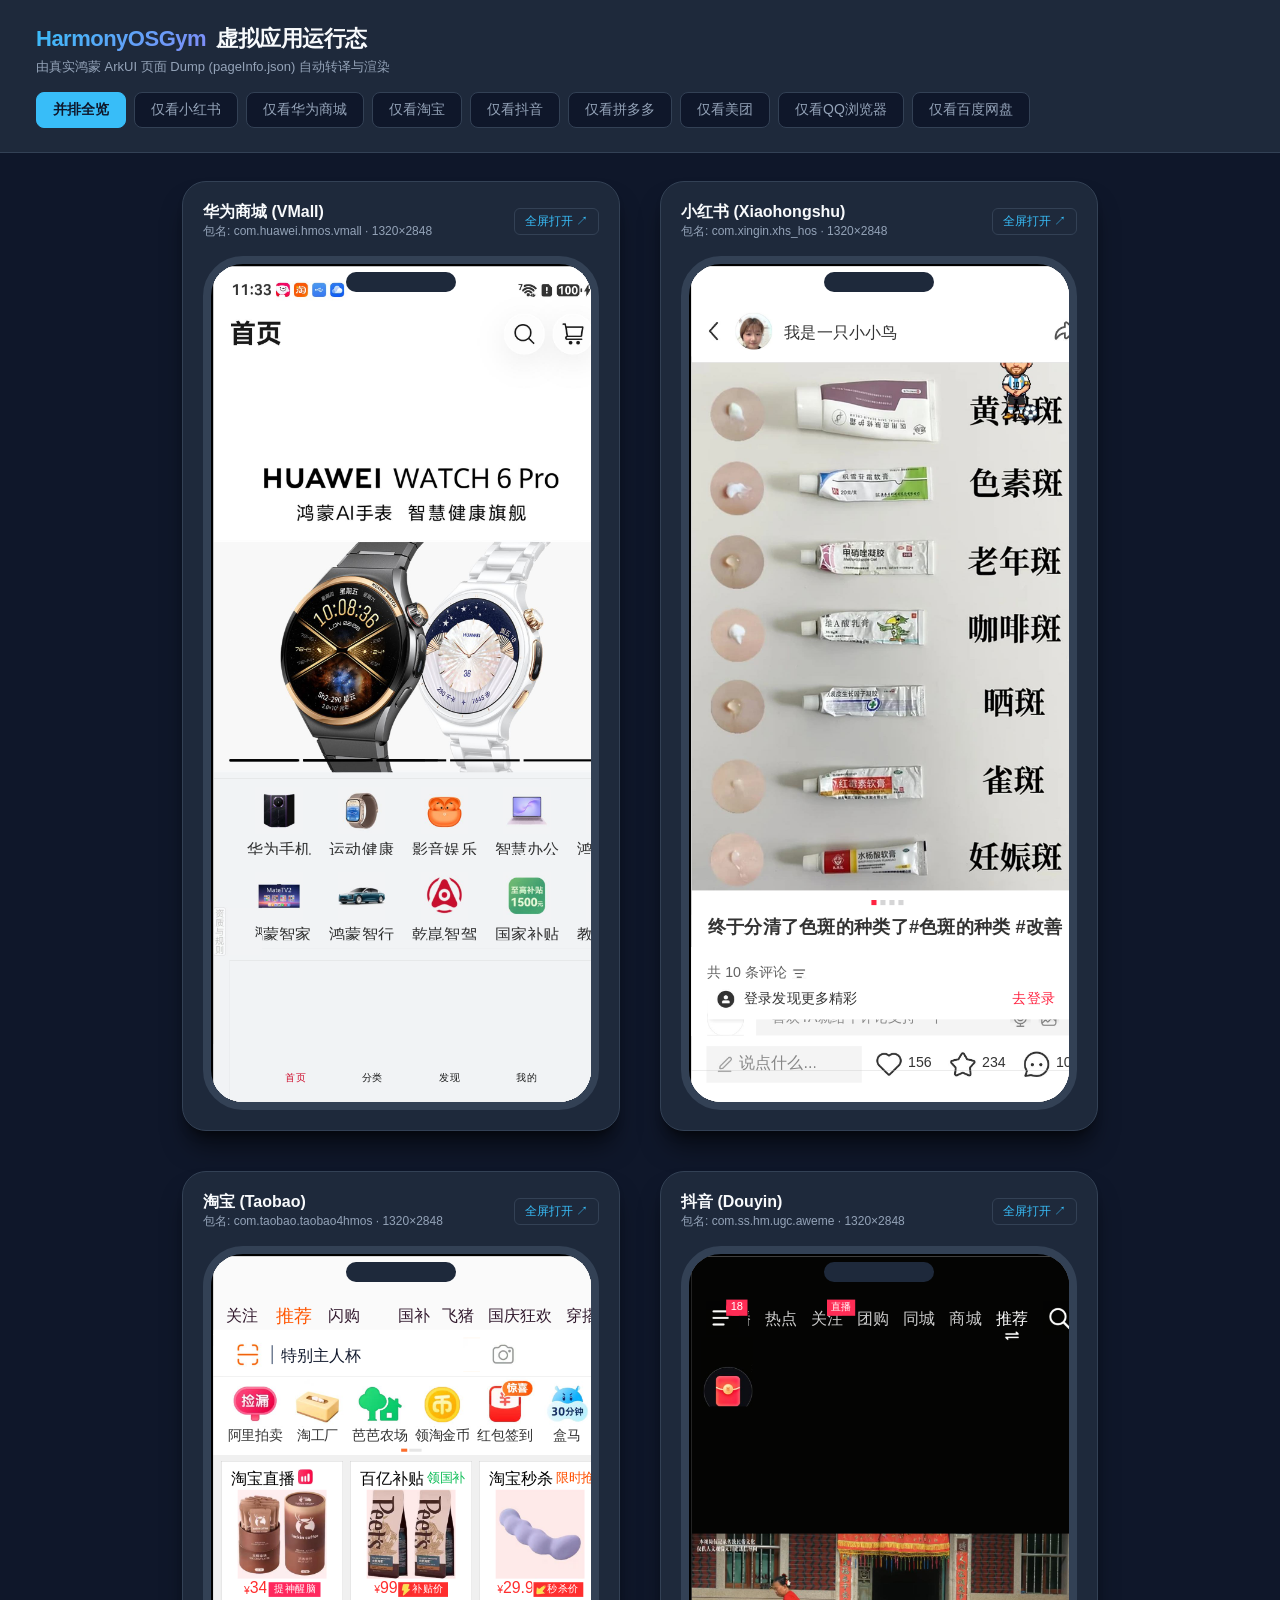
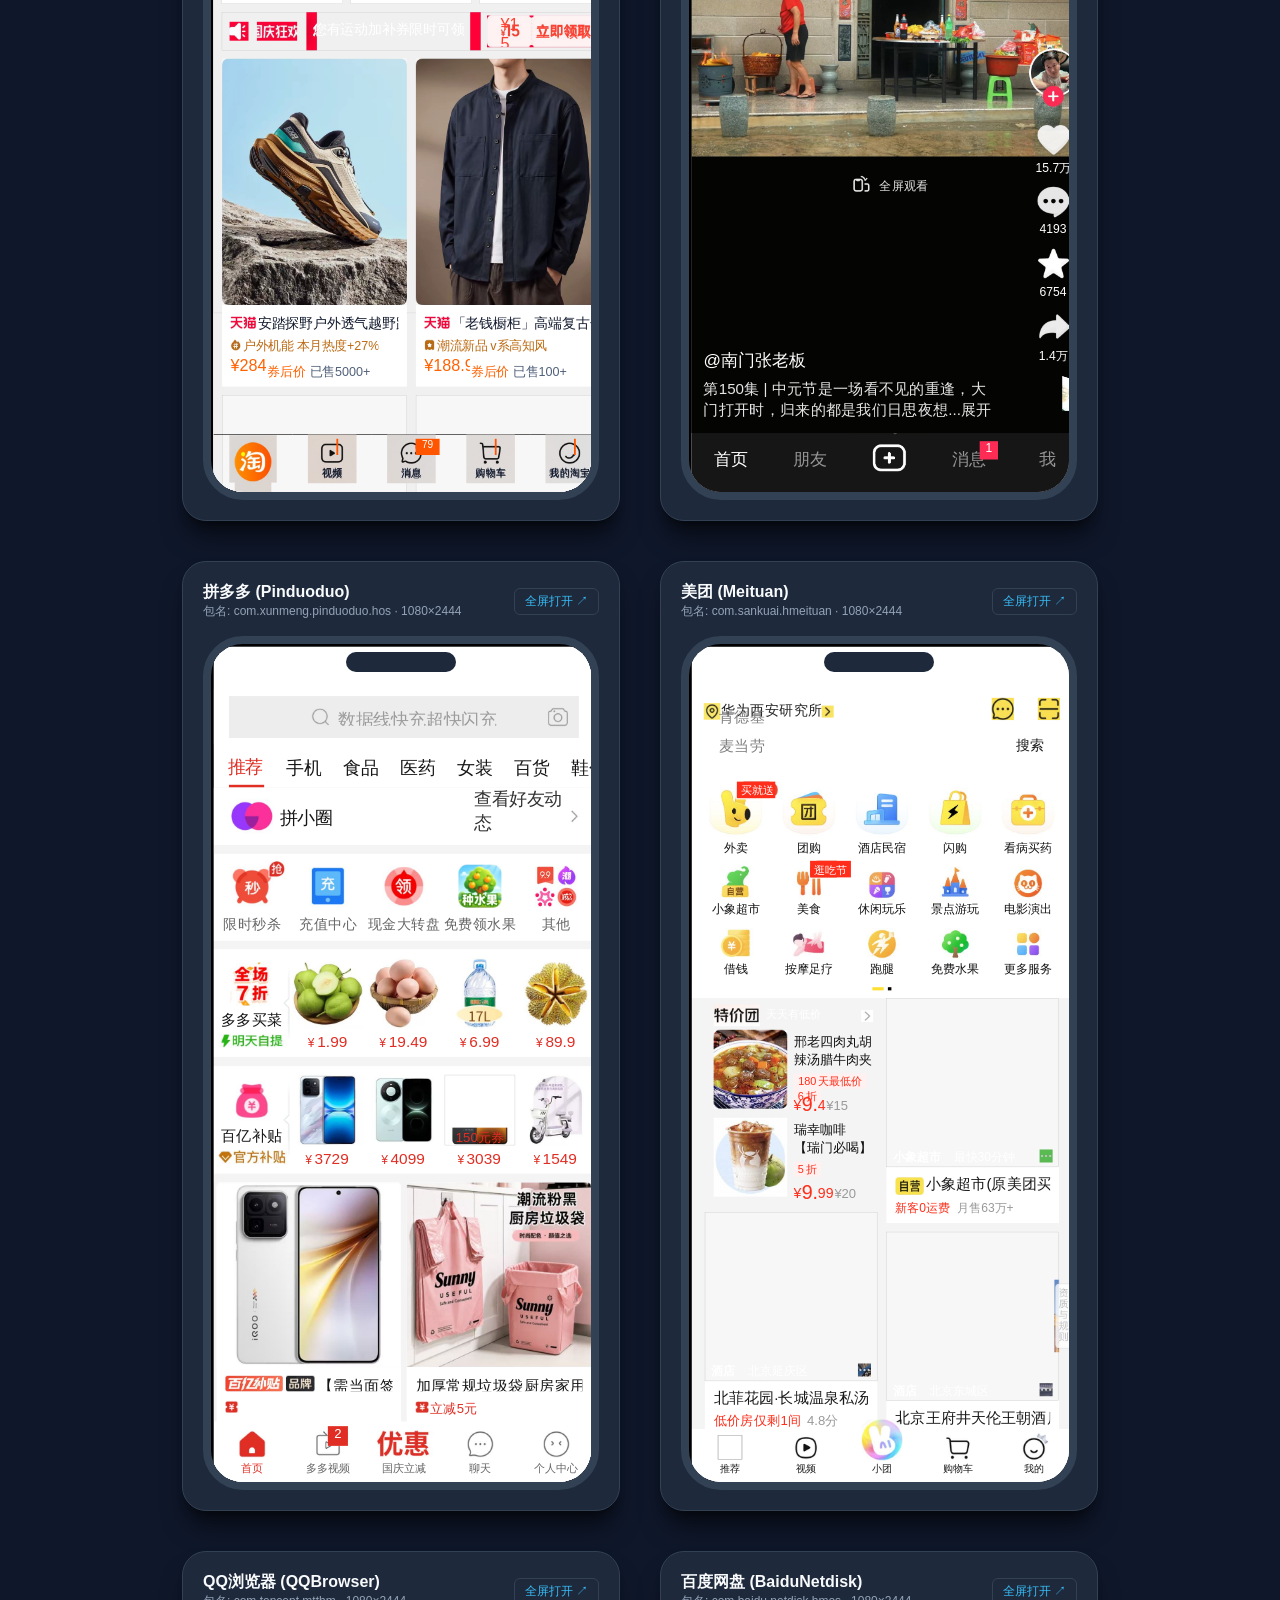
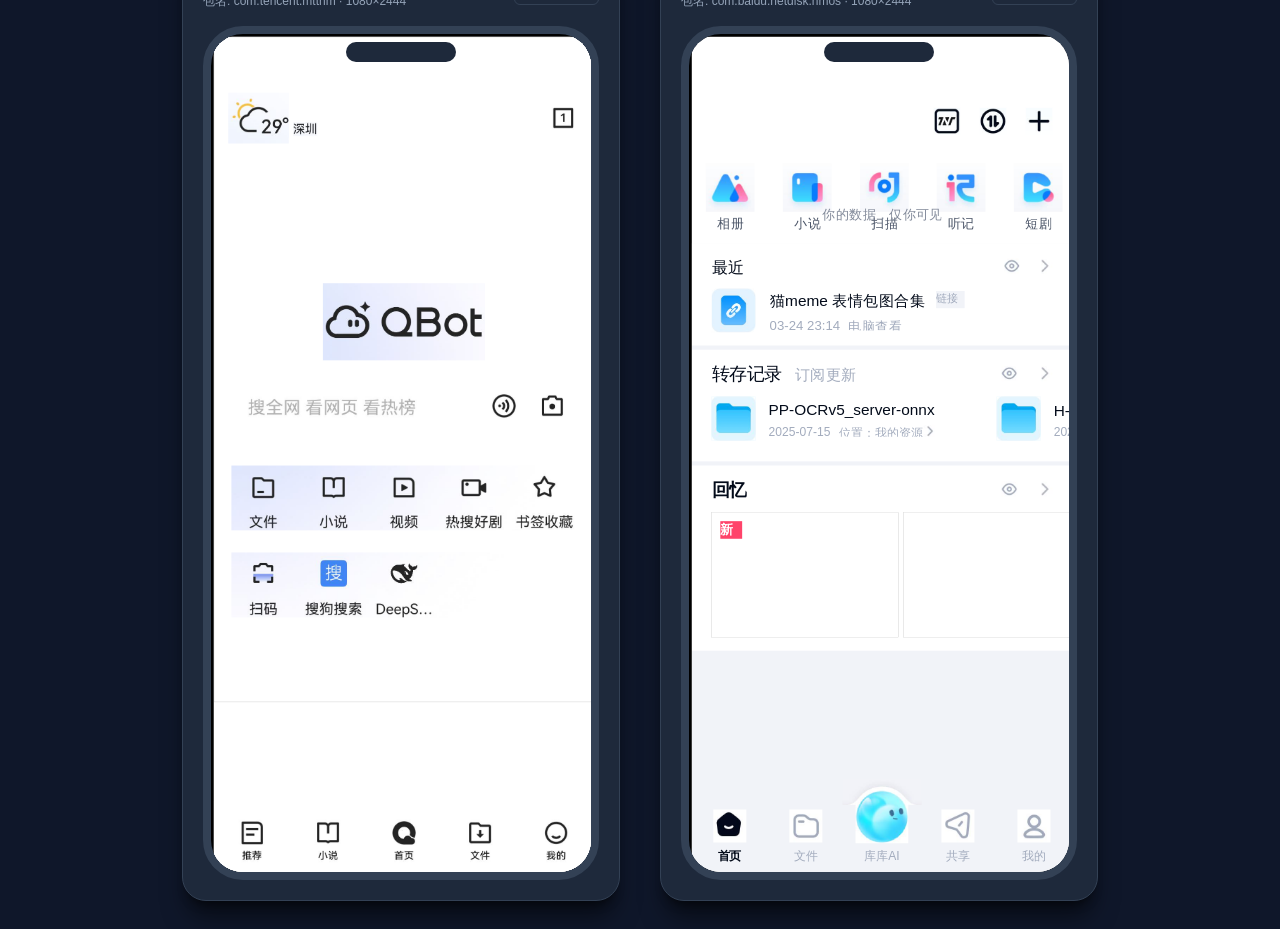
<file: harmonyos-apps/index.html>
<!doctype html>
<html lang="zh-CN">
<head>
  <meta charset="utf-8" />
  <meta name="viewport" content="width=device-width, initial-scale=1" />
  <title>HarmonyOSGym Virtual Apps - 虚拟应用预览台</title>
  <style>
    :root {
      --bg: #0f172a;
      --card-bg: #1e293b;
      --text: #f8fafc;
      --text-muted: #94a3b8;
      --accent: #38bdf8;
      --border: #334155;
    }
    * {
      box-sizing: border-box;
      margin: 0;
      padding: 0;
    }
    body {
      font-family: -apple-system, BlinkMacSystemFont, "Segoe UI", Roboto, "PingFang SC", "HarmonyOS Sans", sans-serif;
      background-color: var(--bg);
      color: var(--text);
      min-height: 100vh;
      display: flex;
      flex-direction: column;
    }
    header {
      padding: 24px 36px;
      background: var(--card-bg);
      border-bottom: 1px solid var(--border);
      display: flex;
      justify-content: space-between;
      align-items: center;
      flex-wrap: wrap;
      gap: 16px;
    }
    .brand h1 {
      font-size: 22px;
      font-weight: 700;
      letter-spacing: -0.5px;
      display: flex;
      align-items: center;
      gap: 10px;
    }
    .brand h1 span {
      background: linear-gradient(135deg, #38bdf8, #818cf8);
      -webkit-background-clip: text;
      -webkit-text-fill-color: transparent;
    }
    .brand p {
      color: var(--text-muted);
      font-size: 13px;
      margin-top: 4px;
    }
    .nav-tabs {
      display: flex;
      gap: 8px;
    }
    .tab-btn {
      background: #0f172a;
      color: var(--text-muted);
      border: 1px solid var(--border);
      padding: 8px 16px;
      border-radius: 8px;
      font-size: 14px;
      font-weight: 500;
      cursor: pointer;
      transition: all 0.2s;
    }
    .tab-btn:hover {
      color: #fff;
      border-color: var(--accent);
    }
    .tab-btn.active {
      background: var(--accent);
      color: #0f172a;
      border-color: var(--accent);
      font-weight: 600;
    }
    .main-container {
      flex: 1;
      padding: 28px;
      display: flex;
      justify-content: center;
      align-items: flex-start;
      gap: 40px;
      flex-wrap: wrap;
    }
    .app-card {
      background: var(--card-bg);
      border: 1px solid var(--border);
      border-radius: 24px;
      padding: 20px;
      display: flex;
      flex-direction: column;
      align-items: center;
      box-shadow: 0 20px 25px -5px rgba(0, 0, 0, 0.5), 0 8px 10px -6px rgba(0, 0, 0, 0.5);
    }
    .card-header {
      width: 100%;
      display: flex;
      justify-content: space-between;
      align-items: center;
      margin-bottom: 16px;
    }
    .app-info h2 {
      font-size: 16px;
      font-weight: 600;
    }
    .app-info .meta {
      font-size: 12px;
      color: var(--text-muted);
    }
    .open-link {
      font-size: 12px;
      color: var(--accent);
      text-decoration: none;
      border: 1px solid var(--border);
      padding: 4px 10px;
      border-radius: 6px;
      transition: all 0.15s;
    }
    .open-link:hover {
      background: rgba(56, 189, 248, 0.1);
      border-color: var(--accent);
    }
    .phone-mockup {
      width: 396px;
      height: 854px;
      border: 8px solid #334155;
      border-radius: 40px;
      overflow: hidden;
      background: #000;
      position: relative;
      box-shadow: inset 0 0 10px rgba(0,0,0,0.8);
    }
    .phone-notch {
      position: absolute;
      top: 8px;
      left: 50%;
      transform: translateX(-50%);
      width: 110px;
      height: 20px;
      background: #1e293b;
      border-radius: 12px;
      z-index: 10;
    }
    .phone-frame-wrapper {
      width: 1320px;
      height: 2848px;
      transform-origin: top left;
      transform: scale(0.3);
      position: absolute;
      top: 0;
      left: 0;
    }
    .phone-frame-wrapper iframe {
      width: 1320px;
      height: 2848px;
      border: none;
    }
    .phone-frame-wrapper.vp-1080,
    .phone-frame-wrapper.vp-1080 iframe {
      width: 1080px;
      height: 2444px;
    }
    .phone-frame-wrapper.vp-1080 {
      transform: scale(0.352);
    }
  </style>
</head>
<body>
  <header>
    <div class="brand">
      <h1><span>HarmonyOSGym</span> 虚拟应用运行态</h1>
      <p>由真实鸿蒙 ArkUI 页面 Dump (pageInfo.json) 自动转译与渲染</p>
    </div>
    <div class="nav-tabs">
      <button class="tab-btn active" onclick="showAll()">并排全览</button>
      <button class="tab-btn" onclick="showApp('xhs')">仅看小红书</button>
      <button class="tab-btn" onclick="showApp('vmall')">仅看华为商城</button>
      <button class="tab-btn" onclick="showApp('taobao')">仅看淘宝</button>
      <button class="tab-btn" onclick="showApp('douyin')">仅看抖音</button>
      <button class="tab-btn" onclick="showApp('pinduoduo')">仅看拼多多</button>
      <button class="tab-btn" onclick="showApp('meituan')">仅看美团</button>
      <button class="tab-btn" onclick="showApp('qqbrowser')">仅看QQ浏览器</button>
      <button class="tab-btn" onclick="showApp('baidunetdisk')">仅看百度网盘</button>
    </div>
  </header>

  <main class="main-container">
    <!-- 华为商城 -->
    <div class="app-card" id="card-vmall">
      <div class="card-header">
        <div class="app-info">
          <h2>华为商城 (VMall)</h2>
          <div class="meta">包名: com.huawei.hmos.vmall · 1320×2848</div>
        </div>
        <a class="open-link" href="com.huawei.hmos.vmall/index.html" target="_blank">全屏打开 ↗</a>
      </div>
      <div class="phone-mockup">
        <div class="phone-notch"></div>
        <div class="phone-frame-wrapper">
          <iframe src="com.huawei.hmos.vmall/index.html" title="华为商城虚拟应用"></iframe>
        </div>
      </div>
    </div>

    <!-- 小红书 -->
    <div class="app-card" id="card-xhs">
      <div class="card-header">
        <div class="app-info">
          <h2>小红书 (Xiaohongshu)</h2>
          <div class="meta">包名: com.xingin.xhs_hos · 1320×2848</div>
        </div>
        <a class="open-link" href="com.xingin.xhs_hos/index.html" target="_blank">全屏打开 ↗</a>
      </div>
      <div class="phone-mockup">
        <div class="phone-notch"></div>
        <div class="phone-frame-wrapper">
          <iframe src="com.xingin.xhs_hos/index.html" title="小红书虚拟应用"></iframe>
        </div>
      </div>
    </div>

    <!-- 淘宝 -->
    <div class="app-card" id="card-taobao">
      <div class="card-header">
        <div class="app-info">
          <h2>淘宝 (Taobao)</h2>
          <div class="meta">包名: com.taobao.taobao4hmos · 1320×2848</div>
        </div>
        <a class="open-link" href="com.taobao.taobao4hmos/index.html" target="_blank">全屏打开 ↗</a>
      </div>
      <div class="phone-mockup">
        <div class="phone-notch"></div>
        <div class="phone-frame-wrapper">
          <iframe src="com.taobao.taobao4hmos/index.html" title="淘宝虚拟应用"></iframe>
        </div>
      </div>
    </div>

    <!-- 抖音 -->
    <div class="app-card" id="card-douyin">
      <div class="card-header">
        <div class="app-info">
          <h2>抖音 (Douyin)</h2>
          <div class="meta">包名: com.ss.hm.ugc.aweme · 1320×2848</div>
        </div>
        <a class="open-link" href="com.ss.hm.ugc.aweme/index.html" target="_blank">全屏打开 ↗</a>
      </div>
      <div class="phone-mockup">
        <div class="phone-notch"></div>
        <div class="phone-frame-wrapper">
          <iframe src="com.ss.hm.ugc.aweme/index.html" title="抖音虚拟应用"></iframe>
        </div>
      </div>
    </div>

    <!-- 拼多多 -->
    <div class="app-card" id="card-pinduoduo">
      <div class="card-header">
        <div class="app-info">
          <h2>拼多多 (Pinduoduo)</h2>
          <div class="meta">包名: com.xunmeng.pinduoduo.hos · 1080×2444</div>
        </div>
        <a class="open-link" href="com.xunmeng.pinduoduo.hos/index.html" target="_blank">全屏打开 ↗</a>
      </div>
      <div class="phone-mockup">
        <div class="phone-notch"></div>
        <div class="phone-frame-wrapper vp-1080">
          <iframe src="com.xunmeng.pinduoduo.hos/index.html" title="拼多多虚拟应用"></iframe>
        </div>
      </div>
    </div>

    <!-- 美团 -->
    <div class="app-card" id="card-meituan">
      <div class="card-header">
        <div class="app-info">
          <h2>美团 (Meituan)</h2>
          <div class="meta">包名: com.sankuai.hmeituan · 1080×2444</div>
        </div>
        <a class="open-link" href="com.sankuai.hmeituan/index.html" target="_blank">全屏打开 ↗</a>
      </div>
      <div class="phone-mockup">
        <div class="phone-notch"></div>
        <div class="phone-frame-wrapper vp-1080">
          <iframe src="com.sankuai.hmeituan/index.html" title="美团虚拟应用"></iframe>
        </div>
      </div>
    </div>

    <!-- QQ浏览器 -->
    <div class="app-card" id="card-qqbrowser">
      <div class="card-header">
        <div class="app-info">
          <h2>QQ浏览器 (QQBrowser)</h2>
          <div class="meta">包名: com.tencent.mtthm · 1080×2444</div>
        </div>
        <a class="open-link" href="com.tencent.mtthm/index.html" target="_blank">全屏打开 ↗</a>
      </div>
      <div class="phone-mockup">
        <div class="phone-notch"></div>
        <div class="phone-frame-wrapper vp-1080">
          <iframe src="com.tencent.mtthm/index.html" title="QQ浏览器虚拟应用"></iframe>
        </div>
      </div>
    </div>

    <!-- 百度网盘 -->
    <div class="app-card" id="card-baidunetdisk">
      <div class="card-header">
        <div class="app-info">
          <h2>百度网盘 (BaiduNetdisk)</h2>
          <div class="meta">包名: com.baidu.netdisk.hmos · 1080×2444</div>
        </div>
        <a class="open-link" href="com.baidu.netdisk.hmos/index.html" target="_blank">全屏打开 ↗</a>
      </div>
      <div class="phone-mockup">
        <div class="phone-notch"></div>
        <div class="phone-frame-wrapper vp-1080">
          <iframe src="com.baidu.netdisk.hmos/index.html" title="百度网盘虚拟应用"></iframe>
        </div>
      </div>
    </div>
  </main>

  <script>
    var APPS = ['vmall', 'xhs', 'taobao', 'douyin', 'pinduoduo', 'meituan', 'qqbrowser', 'baidunetdisk'];
    var TAB_ORDER = ['all', 'xhs', 'vmall', 'taobao', 'douyin', 'pinduoduo', 'meituan', 'qqbrowser', 'baidunetdisk'];
    function showAll() {
      APPS.forEach(function(k) {
        document.getElementById('card-' + k).style.display = 'flex';
      });
      updateActiveTab(0);
    }
    function showApp(app) {
      APPS.forEach(function(k) {
        document.getElementById('card-' + k).style.display = (app === k) ? 'flex' : 'none';
      });
      updateActiveTab(TAB_ORDER.indexOf(app));
    }
    function updateActiveTab(idx) {
      var btns = document.querySelectorAll('.tab-btn');
      btns.forEach(function(b, i) {
        if (i === idx) b.classList.add('active');
        else b.classList.remove('active');
      });
    }
  </script>
</body>
</html>
</file>
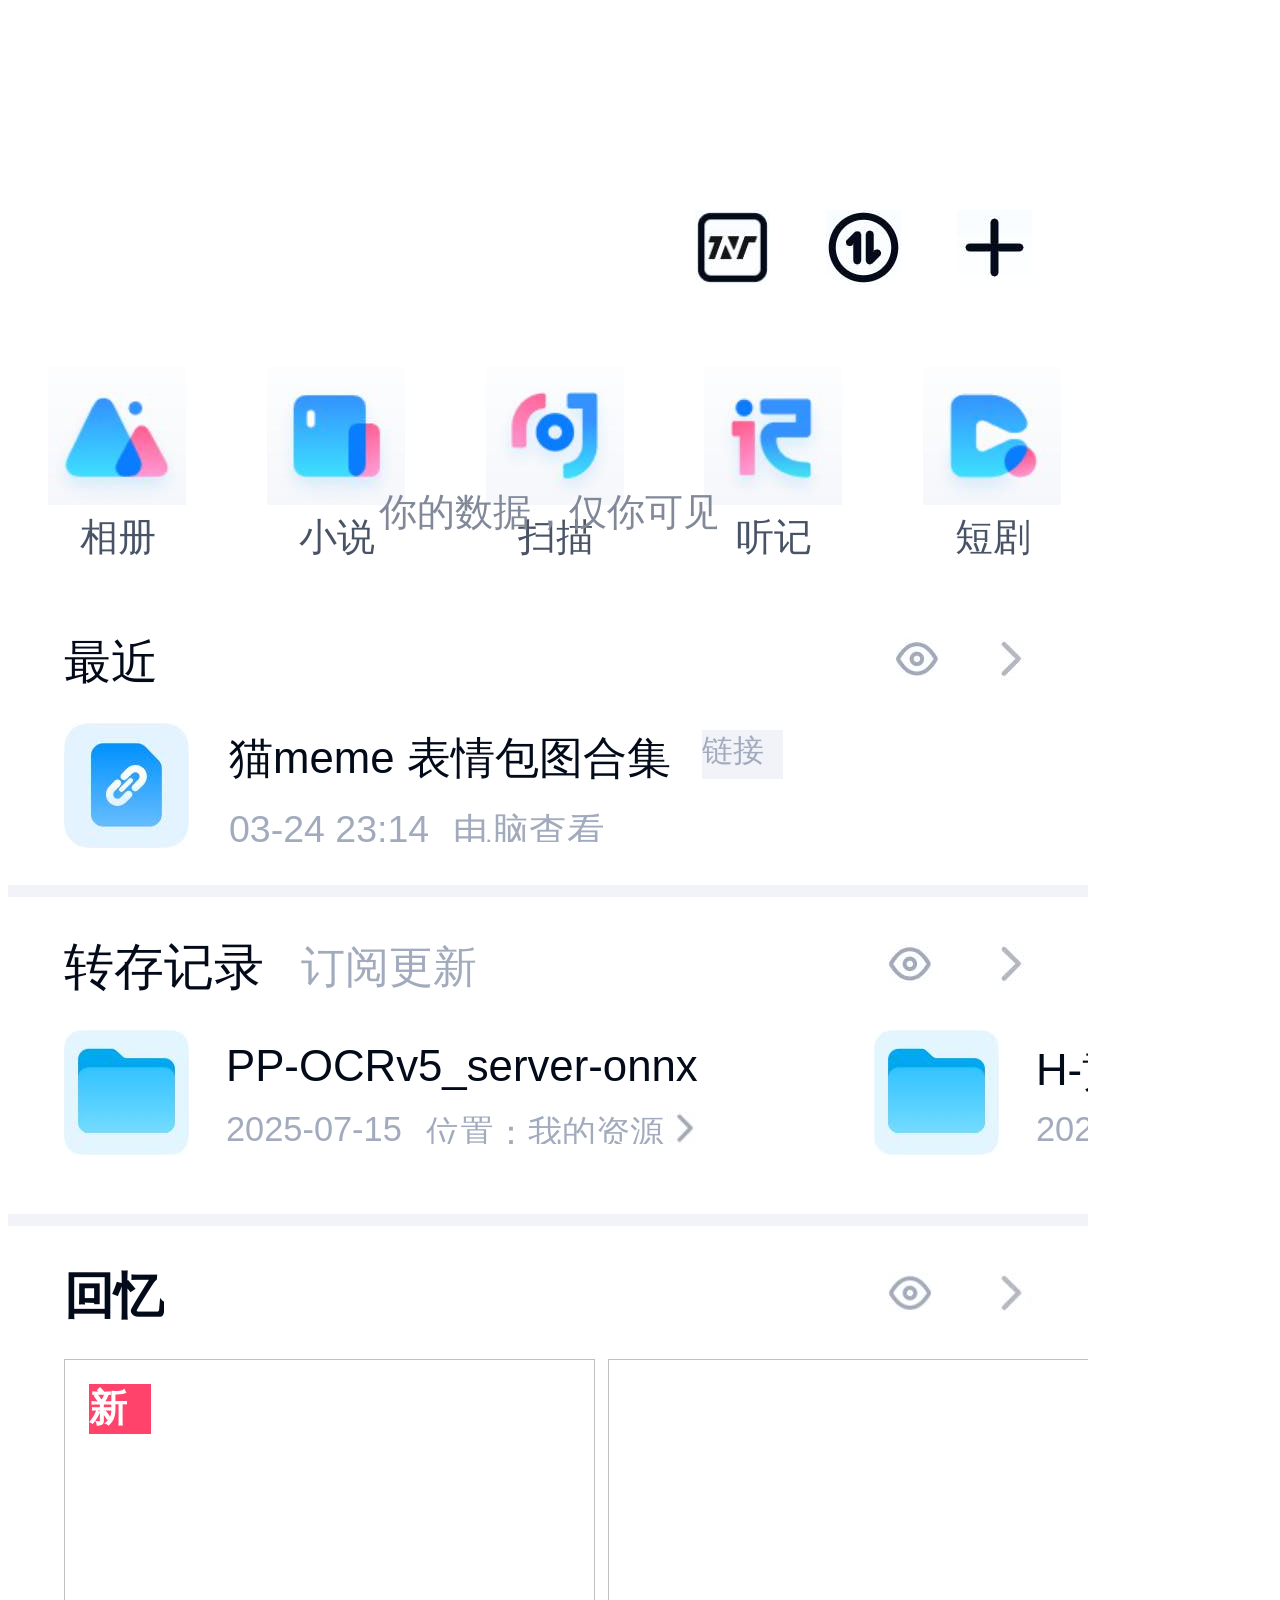
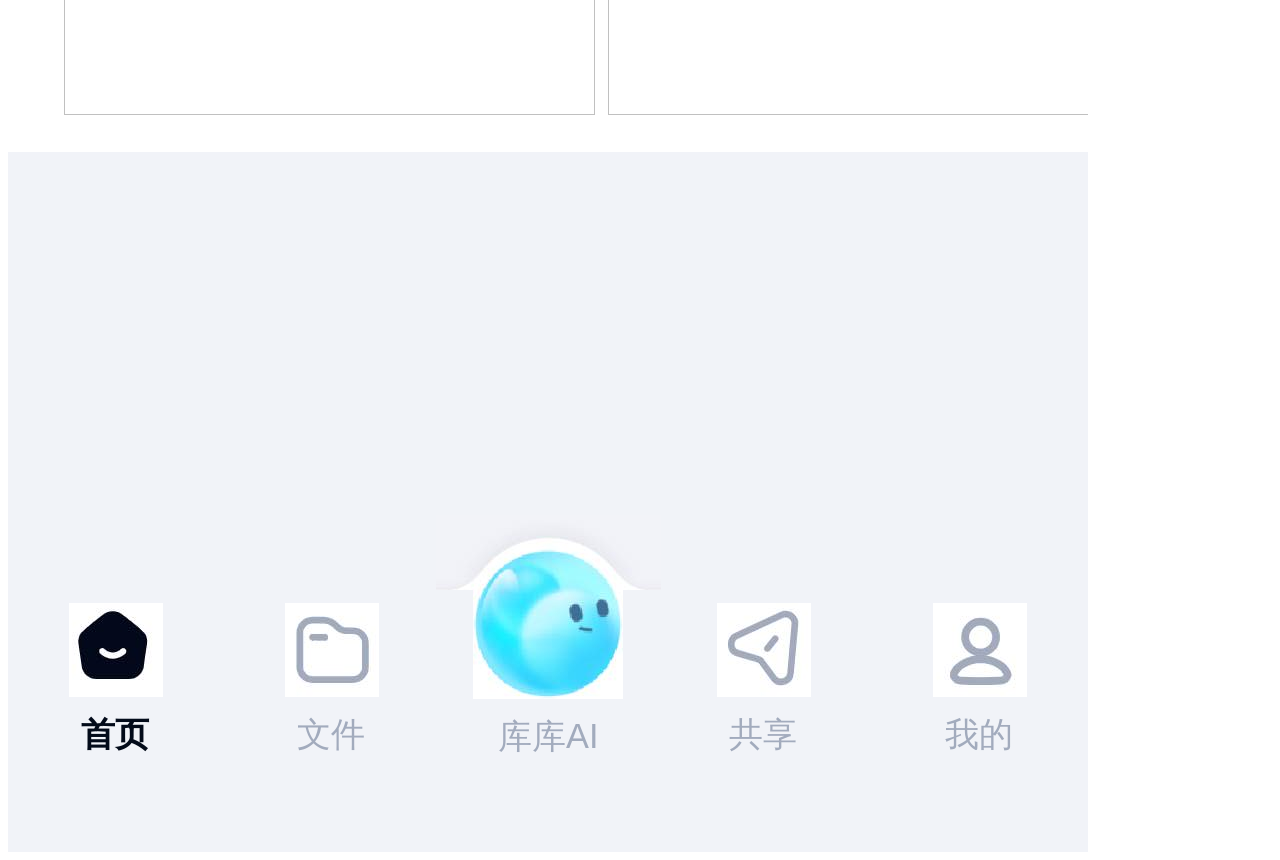
<file: harmonyos-apps/com.baidu.netdisk.hmos/index.html>
<!doctype html>
<html lang="zh-CN">
  <head>
    <meta charset="utf-8" />
    <meta name="viewport" content="width=device-width, initial-scale=1" />
    <title>HarmonyOSGym Virtual App</title>
    <link rel="stylesheet" href="renderer.css" />
  </head>
  <body>
    <div id="app"></div>
    <script src="renderer.js"></script>
    <script>
      // Default entry: load spec.json next to this file. Override with ?spec=path.json
      (function () {
        var params = new URLSearchParams(location.search);
        var specUrl = params.get("spec") || "spec.json";
        fetch(specUrl)
          .then(function (r) {
            if (!r.ok) throw new Error("spec.json HTTP " + r.status);
            return r.json();
          })
          .then(function (spec) {
            renderSpec(spec, document.getElementById("app"));
          })
          .catch(function (err) {
            window.__SPEC_ERROR__ = String(err);
            console.error("[harmonyosgym] spec load failed:", err);
          });
      })();
    </script>
  </body>
</html>
</file>
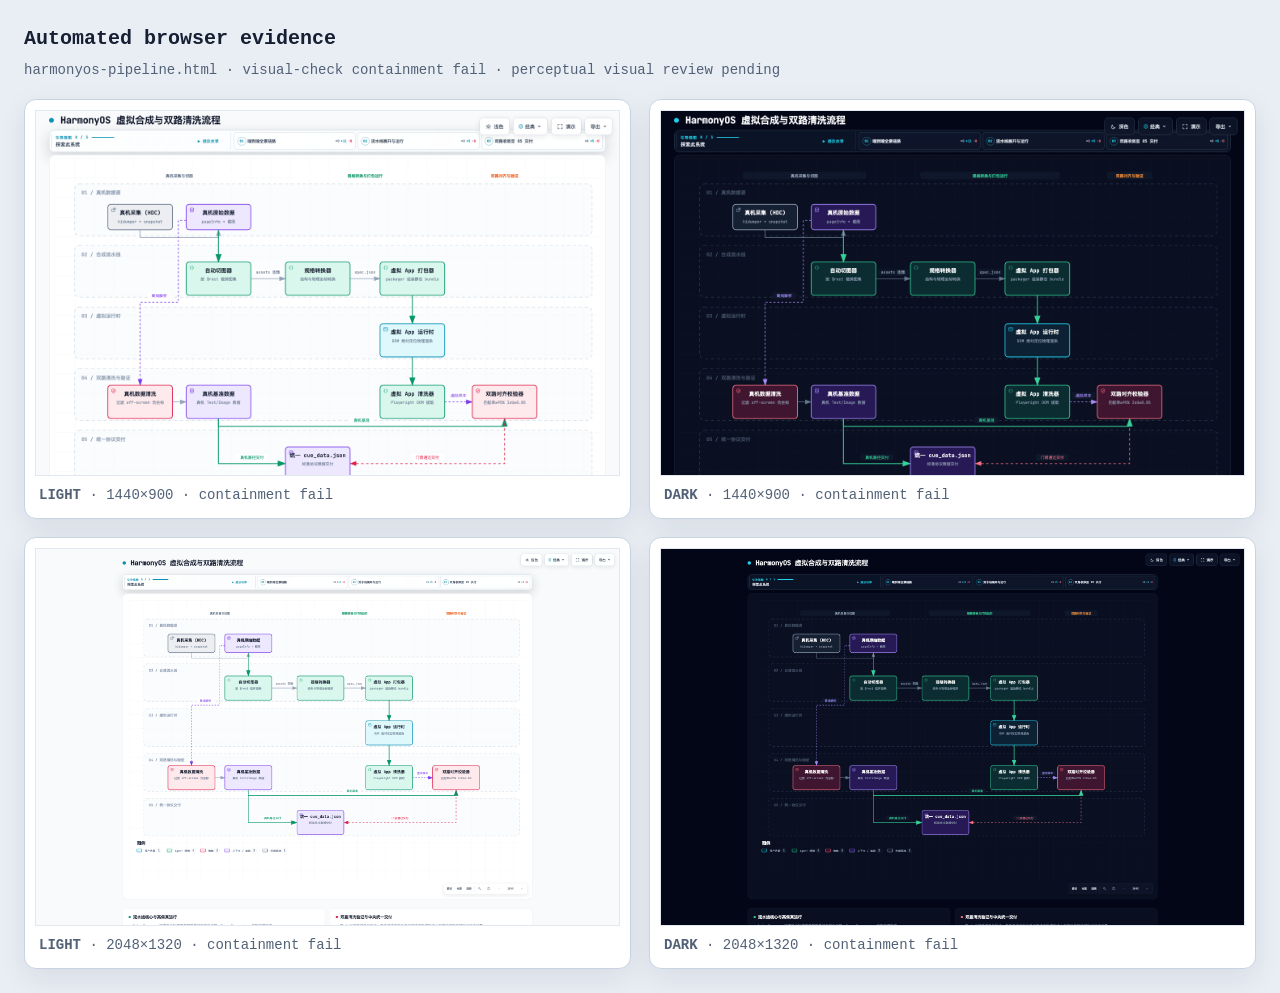
<file: docs/diagrams/harmonyos-pipeline.visual-check.html>
<!doctype html>
<html lang="en">
<head>
<meta charset="utf-8">
<meta name="viewport" content="width=device-width,initial-scale=1">
<title>Archify automated browser evidence · harmonyos-pipeline.html</title>
<style>
*{box-sizing:border-box}body{margin:0;padding:24px;background:#e9eef5;color:#172033;font:14px/1.5 ui-monospace,SFMono-Regular,Menlo,Consolas,monospace}header{max-width:1500px;margin:0 auto 18px}h1{margin:0 0 6px;font-size:20px}p{margin:0;color:#526176}.grid{max-width:1500px;margin:auto;display:grid;grid-template-columns:repeat(2,minmax(0,1fr));gap:18px}figure{margin:0;padding:10px;background:white;border:1px solid #c9d4e3;border-radius:12px;box-shadow:0 10px 30px rgba(15,23,42,.08)}img{display:block;width:100%;height:auto;border:1px solid #e2e8f0}figcaption{padding:9px 4px 2px;color:#526176}@media(max-width:900px){.grid{grid-template-columns:1fr}}
</style>
</head>
<body>
<header><h1>Automated browser evidence</h1><p>harmonyos-pipeline.html · visual-check containment fail · perceptual visual review pending</p></header>
<main class="grid">
      <figure>
        <img src="harmonyos-pipeline.visual-check.1440x900.light.png" alt="light 1440 by 900">
        <figcaption><strong>LIGHT</strong> · 1440×900 · containment fail</figcaption>
      </figure>
      <figure>
        <img src="harmonyos-pipeline.visual-check.1440x900.dark.png" alt="dark 1440 by 900">
        <figcaption><strong>DARK</strong> · 1440×900 · containment fail</figcaption>
      </figure>
      <figure>
        <img src="harmonyos-pipeline.visual-check.2048x1320.light.png" alt="light 2048 by 1320">
        <figcaption><strong>LIGHT</strong> · 2048×1320 · containment fail</figcaption>
      </figure>
      <figure>
        <img src="harmonyos-pipeline.visual-check.2048x1320.dark.png" alt="dark 2048 by 1320">
        <figcaption><strong>DARK</strong> · 2048×1320 · containment fail</figcaption>
      </figure>
</main>
</body>
</html>
</file>
<file: harmonyos-apps/com.baidu.netdisk.hmos/renderer.css>
/* ArkUI -> DOM mapping for the Path-B runtime renderer (arch.md §5.1).
 *
 * Coordinates: every node carries the exact rect recorded on the real device
 * (physical px), so nodes are absolutely positioned inside a fixed stage —
 * this replays device geometry directly instead of re-deriving it with flex,
 * which is what keeps geometry IoU against the device high.
 *
 * DOM contract consumed by the Gym cleaner / Verifier:
 *   [data-component-id]  — spec node id on every rendered node
 *   [data-node-type]     — ArkUI type (Text / Image / Stack / ...)
 *   window.__SPEC_RENDERED__ = true when the tree is fully mounted
 */

.ark-stage {
  position: relative;
  overflow: hidden;
  font-family: "HarmonyOS Sans", "HarmonyOS Sans SC", -apple-system, "PingFang SC", "Noto Sans CJK SC", sans-serif;
}

.ark-node {
  position: absolute;
  box-sizing: border-box;
}

img.ark-node {
  object-fit: fill; /* crops come from the exact recorded rect -> stretch == pixel-faithful */
}

.ark-text {
  overflow: hidden;
  white-space: pre-wrap;
  word-break: break-all;
}
</file>
